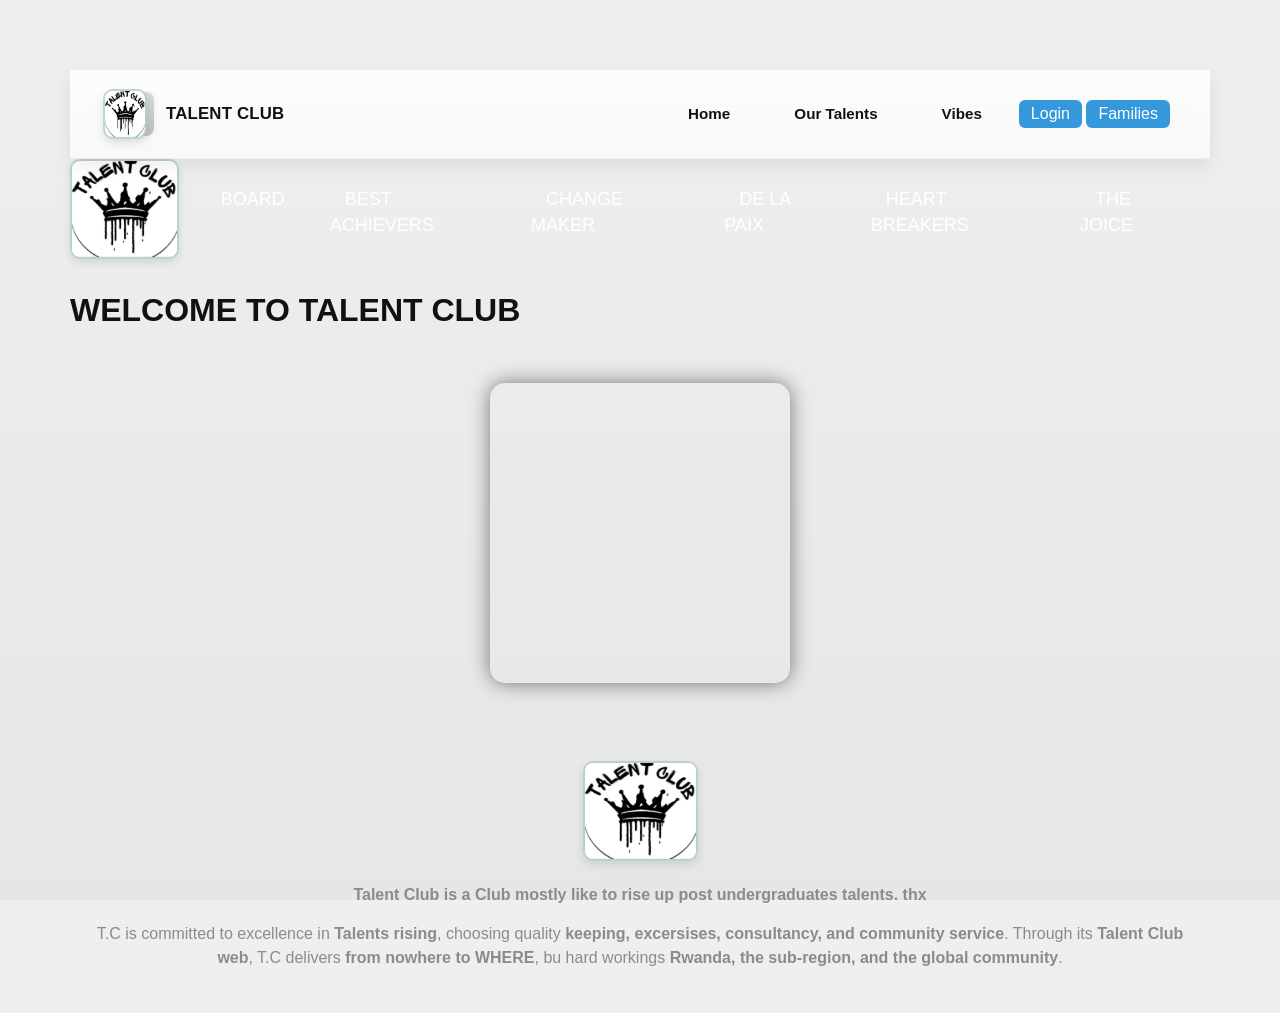
<file: index.html>
<!DOCTYPE html>
<html lang="en">
<link rel="stylesheet" type="text/css" href="style.css">

<head>
	<meta charset="utf-8">
	<meta name="viewport" content="width=device-length, initial-scale=1.0">
	<title>TALENT CLUB</title>
</head>
<body>
  <header class="site-header" role="banner">
    <div class="nav-inner">
      <a href="#" class="brand" aria-label="Homepage">
        <div class="logo" aria-hidden="true"><img src="tcb.jpg"> </div>
        <h1>TALENT CLUB</h1>
      </a>

         <button class="mobile-toggle" aria-expanded="false" aria-controls="primary-navigation" id="menuToggle" aria-label="Toggle navigation">
            <!-- simple hamburger -->
             <svg width="26" height="26" viewBox="0 0 24 24" fill="none" stroke="currentColor" stroke-width="2" aria-hidden="true">
               <path d="M3 6h18M3 12h18M3 18h18" stroke-linecap="round"></path>
             </svg>
         </button>

         <nav role="navigation" aria-label="Main navigation">
             <ul id="primary-navigation" class="nav-list">
                <li><a href="index.html">Home</a></li>
                <li><a href="our-talents.html">Our Talents</a></li>
                <li><a href="vibes.html">Vibes</a></li>

                  <div class="navbar">
                     <!-- Login menu -->
                       <div class="dropdown">
                         <button class="dropbtn">Login</button>
                           <div class="dropdown-content">
                               <a href="member.html">Member!</a>
                               <a href="join.html">JOIN US</a>
                           </div>
                        </div>

                     <!-- Families menu -->
                       <div class="dropdown">
                          <button class="dropbtn">Families</button>
                          <div class="dropdown-content">
                              <a href="best.html">Best Achiever</a>
                              <a href="change.html">Change Maker</a>
                              <a href="paix.html">De la Paix</a>
                              <a href="heart.html">Heart Breaker</a>
                              <a href="joice.html">The Joice</a>
                         </div>
                       </div>
                  </div>
             </ul>
         </nav>
    </div>
  </header>
        <div class="header-main">
                <div class="container-fluid">
                    <nav class="navbar navbar-light bg-faded navbar-expand">
                        <a href="Talent.html?redirect=0" class="navbar-brand has-logo
                            ">
                                <span class="logo">
                                    <img src="tcb.jpg" alt="UTB-Elearning">
                                </span>
                        </a>
        
                            <div class="primary-navigation">
                                <nav class="moremenu navigation">
                                    <ul id="moremenu-68c68615d0ad4-navbar-nav" role="menubar" class="nav more-nav navbar-nav">
                                                <li data-key="home" class="nav-item" role="none" data-forceintomoremenu="false">
                                                            <a role="menuitem" class="nav-link  "
                                                                href="leaders.html"
                                                                
                                                                
                                                                data-disableactive="true"
                                                                tabindex="-1"
                                                            >
                                                                BOARD
                                                            </a>
                                                </li>
                                                <li data-key="" class="nav-item" role="none" data-forceintomoremenu="false">
                                                            <a role="menuitem" class="nav-link active "
                                                                href="achievers.html"
                                                                
                                                                aria-current="true"
                                                                data-disableactive="true"
                                                                
                                                            >
                                                                BEST ACHIEVERS
                                                            </a>
                                                </li>
                                                <li data-key="" class="nav-item" role="none" data-forceintomoremenu="false">
                                                            <a role="menuitem" class="nav-link  "
                                                                href="change.html"
                                                                
                                                                
                                                                data-disableactive="true"
                                                                tabindex="-1"
                                                            >
                                                                CHANGE MAKER
                                                            </a>
                                                </li>
                                                 <li data-key="" class="nav-item" role="none" data-forceintomoremenu="false">
                                                            <a role="menuitem" class="nav-link  "
                                                                href="lapaix.html"
                                                                
                                                                
                                                                data-disableactive="true"
                                                                tabindex="-1"
                                                            >
                                                                DE LA PAIX
                                                            </a>
                                                </li>
                                                 <li data-key="" class="nav-item" role="none" data-forceintomoremenu="false">
                                                            <a role="menuitem" class="nav-link  "
                                                                href="breakers.html"
                                                                
                                                                
                                                                data-disableactive="true"
                                                                tabindex="-1"
                                                            >
                                                                HEART BREAKERS
                                                            </a>
                                                </li>
                                                 <li data-key="" class="nav-item" role="none" data-forceintomoremenu="false">
                                                            <a role="menuitem" class="nav-link  "
                                                                href="joice.html"
                                                                
                                                                
                                                                data-disableactive="true"
                                                                tabindex="-1"
                                                            >
                                                                THE JOICE
                                                            </a>
                                                </li>                
                                     </ul>
                                 </nav>
                            </div>
                       </div>
  
  <h1> <b>WELCOME TO TALENT CLUB </b></h1>
 <div class="slideshow">
    <div class="slide">
      <img src="ame.png" alt="Image 1">
      <div class="caption">AIME</div>
    </div>
    <div class="slide">
      <img src="3.jpg" alt="Image 2">
      <div class="caption">SANDOO</div>
    </div>
    <div class="slide">
      <img src="ame.png" alt="Image 3">
      <div class="caption">AIME</div>
    </div>
    <div class="slide">
      <img src="3.jpg" alt="Image 4">
      <div class="caption">SANDO</div>
    </div>
    <div class="slide">
      <img src="ame.png" alt="Image 5">
      <div class="caption">AIME</div>
    </div>
  </div>

</body>
 <footer id="page-footer" class="footer-popover footer-dark text-light">
                    <div id="footer"  class="footer-image" >
                            <div class="footer-main">
                                <div class="container-fluid">
                                    <div id="course-footer">
                                        
                                    </div>
                                    <div class="row">
                                                <div class="col-lg-3 col-md-6">
                                                    <div class="infoarea">
                                                                <div class="footer-logo">
                                                                    <a href="#"><img src="tcb.jpg" width="100" height="100" alt="Academi"></a>
                                                                </div>
                                                            <p data-start="0" data-end="91"><strong data-start="0" data-end="89">Talent Club is a Club mostly like to rise up post undergraduates talents. thx</strong></p>
<p data-start="93" data-end="461" data-is-last-node="">T.C is committed to excellence in <strong data-start="127" data-end="158">Talents rising</strong>, choosing quality <strong data-start="178" data-end="236">keeping, excersises, consultancy, and community service</strong>. Through its <strong data-start="250" data-end="273">Talent Club web</strong>, T.C delivers <strong data-start="288" data-end="349">from nowhere to WHERE</strong>, bu hard workings <strong data-start="408" data-end="460">Rwanda, the sub-region, and the global community</strong>.</p>

                    



</html>
</file>
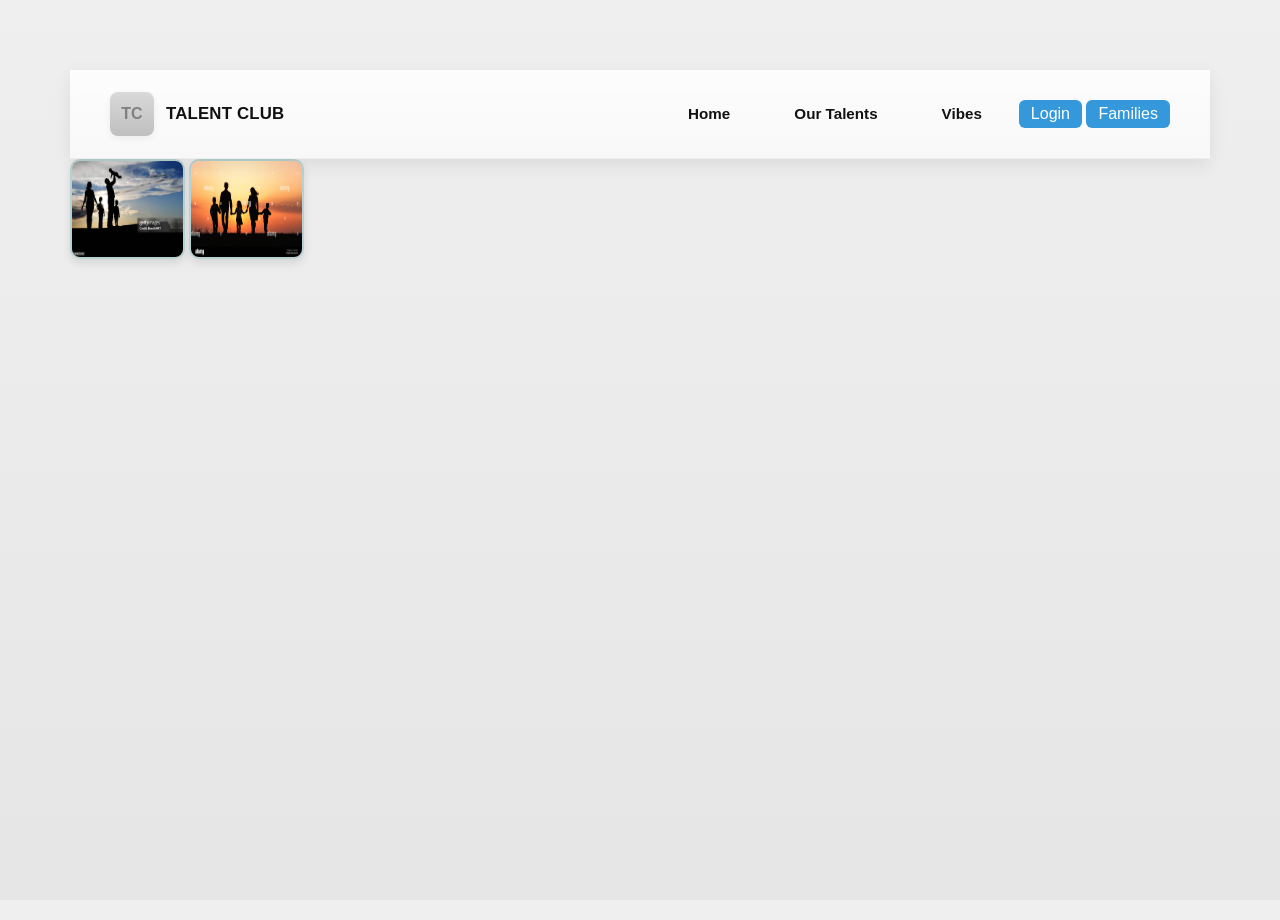
<file: families.html>
<!DOCTYPE html>
<html>
<link rel="stylesheet" type="text/css" href="style.css">
<head>
	<meta charset="utf-8">
	<meta name="viewport" content="width=device-width, initial-scale=1">
	<title>families</title>
</head>
<body>

<header class="site-header" role="banner">
    <div class="nav-inner">
      <a href="#" class="brand" aria-label="Homepage">
        <div class="logo" aria-hidden="true">TC</div>
        <h1>TALENT CLUB</h1>
      </a>

      <button class="mobile-toggle" aria-expanded="false" aria-controls="primary-navigation" id="menuToggle" aria-label="Toggle navigation">
        <!-- simple hamburger -->
        <svg width="26" height="26" viewBox="0 0 24 24" fill="none" stroke="currentColor" stroke-width="2" aria-hidden="true">
          <path d="M3 6h18M3 12h18M3 18h18" stroke-linecap="round"></path>
        </svg>
      </button>

      <nav role="navigation" aria-label="Main navigation">
        <ul id="primary-navigation" class="nav-list">
          <li><a href="index.html">Home</a></li>
          <li><a href="our-talents.html">Our Talents</a></li>
          <li><a href="vibes.html">Vibes</a></li>

          <div class="navbar">
    <!-- Login menu -->
    <div class="dropdown">
      <button class="dropbtn">Login</button>
      <div class="dropdown-content">
        <a href="member.html">Member!</a>
        <a href="join.html">JOIN US</a>
      </div>
    </div>

    <!-- Families menu -->
    <div class="dropdown">
      <button class="dropbtn">Families</button>
      <div class="dropdown-content">
        <a href="best.html">Best Achiever</a>
        <a href="change.html">Change Maker</a>
        <a href="paix.html">De la Paix</a>
        <a href="heart.html">Heart Breaker</a>
        <a href="joice.html">The Joice</a>
      </div>
    </div>
  </div>
        </ul>
      </nav>
    </div>
  </header>
  <img src="five.jpg">
  <img src="fiiv.jpg">
</body>

</html>
</file>
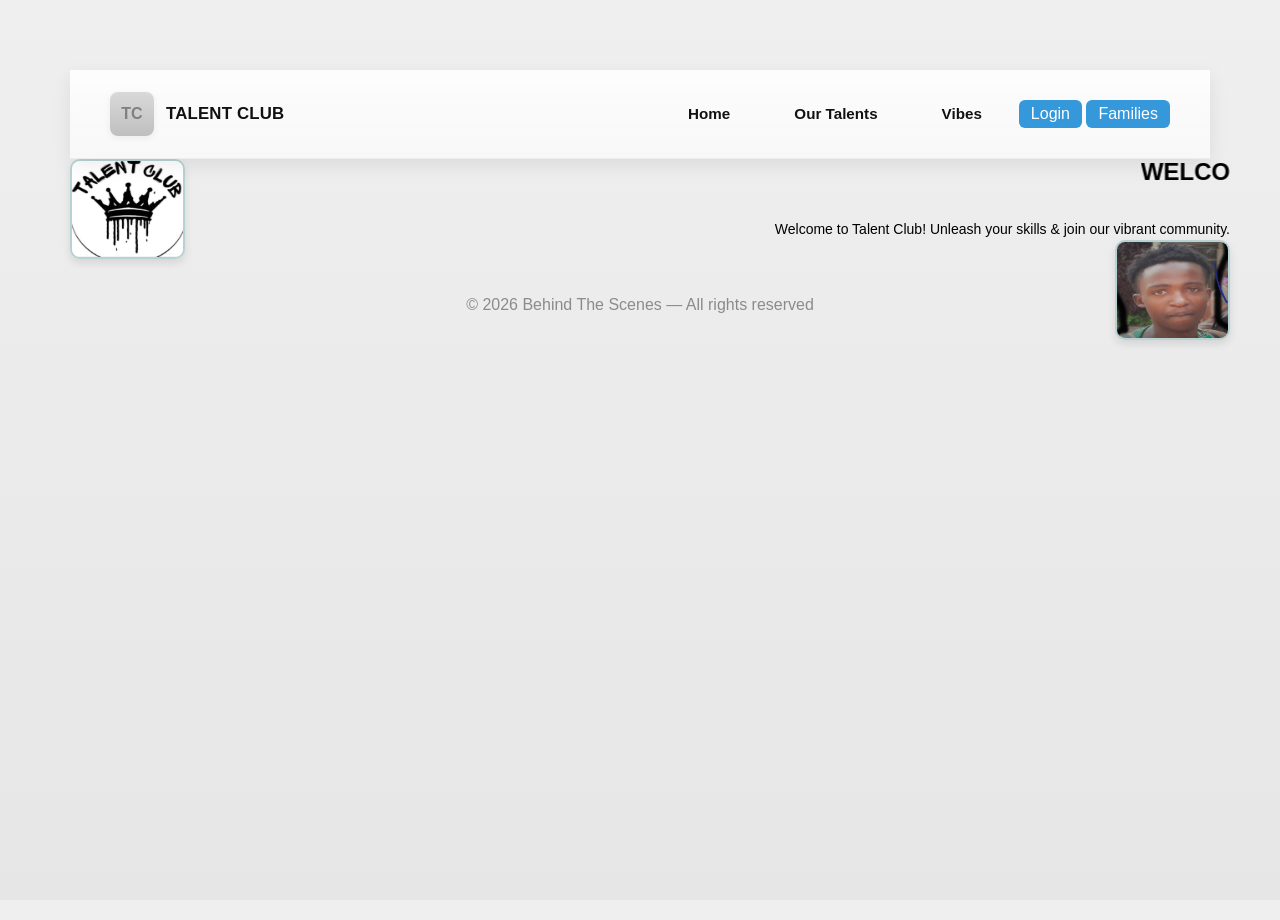
<file: index.html.HTML>
<!DOCTYPE html>
<html lang="en">
<link rel="stylesheet" type="text/css" href="style.css">
<head>
	<meta charset="utf-8">
	<meta name="viewport" content="width=device-width, initial-scale=1.0">
	<title>TALENT CLUB</title>
</head>
<body>
<header class="site-header" role="banner">
    <div class="nav-inner">
      <a href="#" class="brand" aria-label="Homepage">
        <div class="logo" aria-hidden="true">TC</div>
        <h1>TALENT CLUB</h1>
      </a>

      <button class="mobile-toggle" aria-expanded="false" aria-controls="primary-navigation" id="menuToggle" aria-label="Toggle navigation">
        <!-- simple hamburger -->
        <svg width="26" height="26" viewBox="0 0 24 24" fill="none" stroke="currentColor" stroke-width="2" aria-hidden="true">
          <path d="M3 6h18M3 12h18M3 18h18" stroke-linecap="round"></path>
        </svg>
      </button>

      <nav role="navigation" aria-label="Main navigation">
        <ul id="primary-navigation" class="nav-list">
          <li><a href="talent.html">Home</a></li>
          <li><a href="our-talents.html">Our Talents</a></li>
          <li><a href="vibes.html">Vibes</a></li>

          <div class="navbar">
    <!-- Login menu -->
    <div class="dropdown">
      <button class="dropbtn">Login</button>
      <div class="dropdown-content">
        <a href="member.html">Member!</a>
        <a href="join.html">JOIN US</a>
      </div>
    </div>

    <!-- Families menu -->
    <div class="dropdown">
      <button class="dropbtn">Families</button>
      <div class="dropdown-content">
        <a href="best.html">Best Achiever</a>
        <a href="change.html">Change Maker</a>
        <a href="paix.html">De la Paix</a>
        <a href="heart.html">Heart Breaker</a>
        <a href="joice.html">The Joice</a>
      </div>
    </div>
  </div>
        </ul>
      </nav>
    </div>
  </header>
	<div>
		<img src="tcb.jpg"alt="sample image">
	  <div class="welcome">
		<h1><marquee>                     </marquee></h1>
    <h2><b><marquee scroll amount="20">WELCOME TO TALENT CLUB</marquee></b></h2>
	    <p>Welcome to Talent Club! Unleash your skills & join our vibrant community.</p>
      <img width="30px" height="30px" src="ame.png">
	  </div>
	</div>
	 <footer>
    <div class="muted">© <span id="year"></span> Behind The Scenes — All rights reserved</div>
  </footer>

  <script>
    // Minimal JS for mobile nav toggle and dynamic year
    (function(){
      const btn = document.getElementById('menuToggle');
      const navList = document.getElementById('primary-navigation');
      btn.addEventListener('click', () => {
        const showing = navList.classList.toggle('show');
        btn.setAttribute('aria-expanded', showing ? 'true' : 'false');
      });

      // close menu when clicking outside on mobile
      document.addEventListener('click', (e) => {
        if (window.innerWidth <= 820){
          if (!navList.contains(e.target) && !btn.contains(e.target) && navList.classList.contains('show')){
            navList.classList.remove('show');
            btn.setAttribute('aria-expanded','false');
          }
        }
      });

      // Set year
      document.getElementById('year').textContent = new Date().getFullYear();
    })();
  </script>
</body>
</html>
</file>
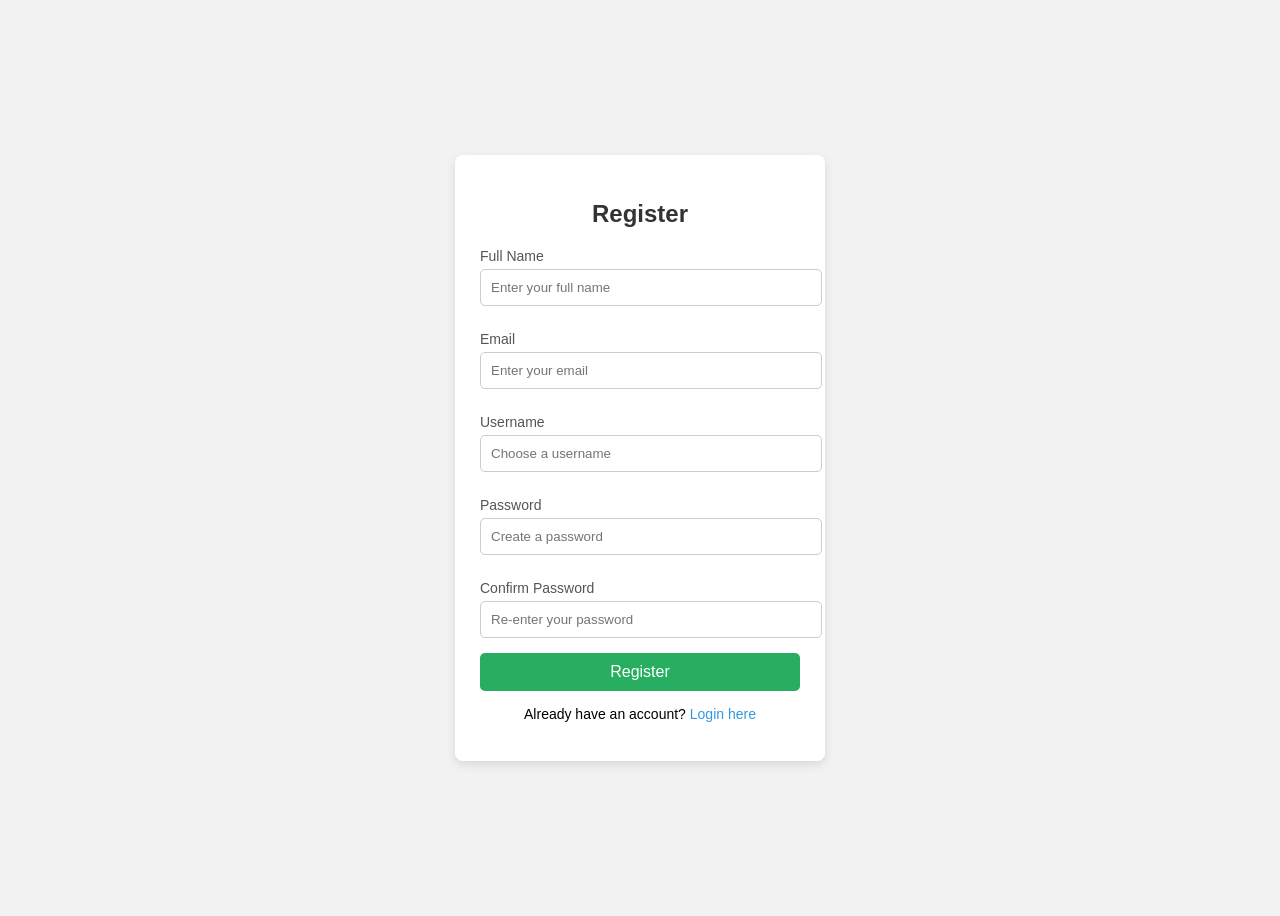
<file: join.html>
<!DOCTYPE html>
<html lang="en">
<head>
  <meta charset="UTF-8">
  <meta name="viewport" content="width=device-width, initial-scale=1.0">
  <title>Register Form</title>
  <style>
    body {
      font-family: Arial, sans-serif;
      background-color: #f2f2f2;
      display: flex;
      justify-content: center;
      align-items: center;
      height: 100vh;
    }

    .register-box {
      background: #fff;
      padding: 25px;
      border-radius: 8px;
      box-shadow: 0 4px 10px rgba(0,0,0,0.1);
      width: 320px;
    }

    .register-box h2 {
      text-align: center;
      margin-bottom: 20px;
      color: #333;
    }

    .register-box label {
      display: block;
      margin: 10px 0 5px;
      font-size: 14px;
      color: #555;
    }

    .register-box input[type="text"],
    .register-box input[type="email"],
    .register-box input[type="password"] {
      width: 100%;
      padding: 10px;
      margin-bottom: 15px;
      border: 1px solid #ccc;
      border-radius: 5px;
    }

    .register-box input[type="submit"] {
      width: 100%;
      padding: 10px;
      border: none;
      background: #27ae60;
      color: white;
      font-size: 16px;
      border-radius: 5px;
      cursor: pointer;
    }

    .register-box input[type="submit"]:hover {
      background: #1e8449;
    }

    .register-box p {
      text-align: center;
      font-size: 14px;
      margin-top: 15px;
    }

    .register-box a {
      color: #3498db;
      text-decoration: none;
    }

    .register-box a:hover {
      text-decoration: underline;
    }
  </style>
</head>
<body>

  <div class="register-box">
    <h2>Register</h2>
    <form action="welcome.html" method="post">
      <label for="fullname">Full Name</label>
      <input type="text" id="fullname" name="fullname" placeholder="Enter your full name" required>

      <label for="email">Email</label>
      <input type="email" id="email" name="email" placeholder="Enter your email" required>

      <label for="username">Username</label>
      <input type="text" id="username" name="username" placeholder="Choose a username" required>

      <label for="password">Password</label>
      <input type="password" id="password" name="password" placeholder="Create a password" required>

      <label for="confirm">Confirm Password</label>
      <input type="password" id="confirm" name="confirm" placeholder="Re-enter your password" required>

      <input type="submit" value="Register">
    </form>
    <p>Already have an account? <a href="login.html">Login here</a></p>
  </div>

</body>
</html>
</file>
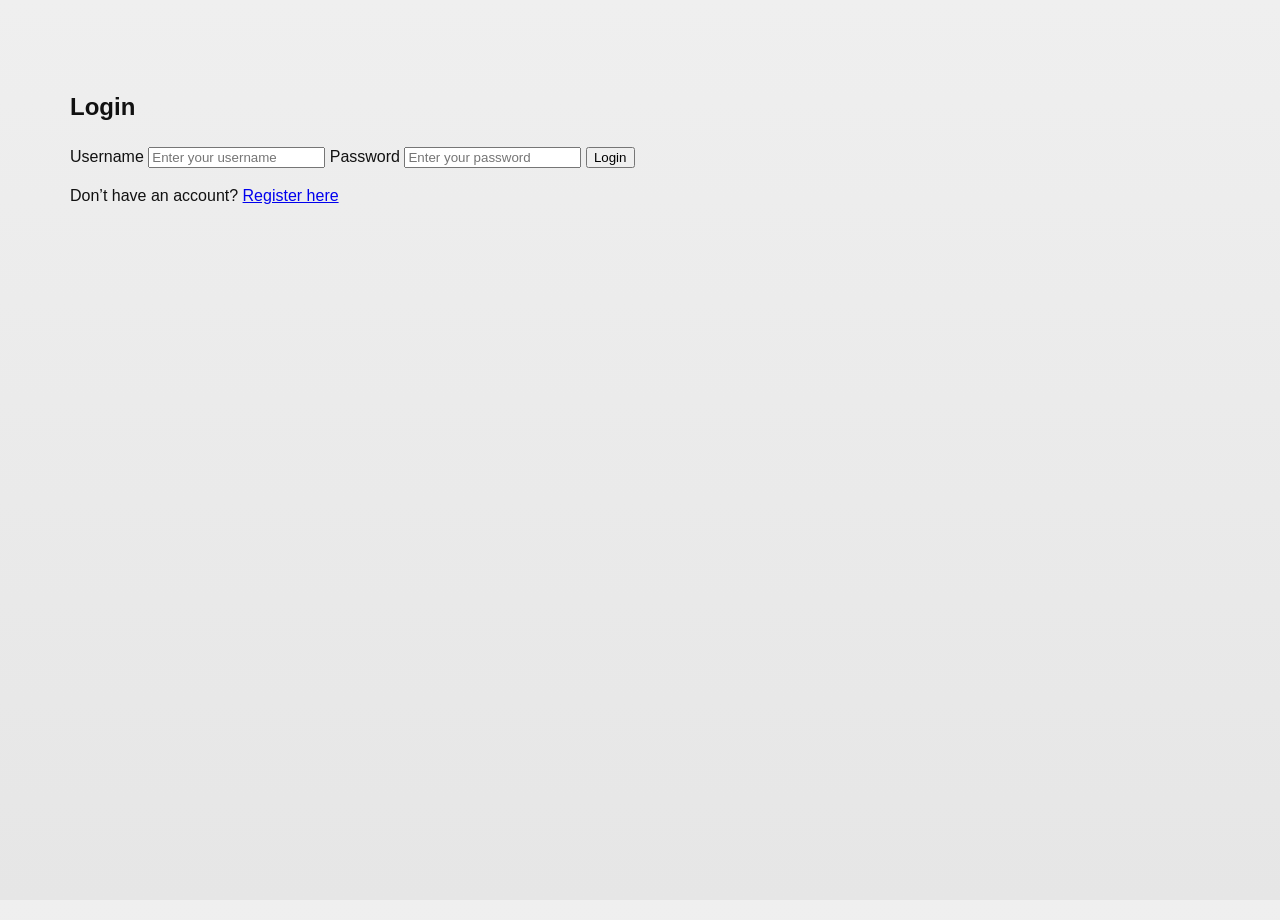
<file: member.html>
<!DOCTYPE html>
 <html>
 <link rel="stylesheet" type="text/css" href="style.css">
 <head>
   <meta charset="utf-8">
   <meta name="viewport" content="width=device-width, initial-scale=1">
   <title>member</title>
 </head>
 <body>
  <div class="login-box">
    <h2>Login</h2>
    <form action="talent.html" method="get">
      <label for="username">Username</label>
      <input type="text" id="username" name="username" placeholder="Enter your username" required>

      <label for="password">Password</label>
      <input type="password" id="password" name="password" placeholder="Enter your password" required>

      <input type="submit" value="Login">
    </form>
    <p>Don’t have an account? <a href="join.html">Register here</a></p>
  </div>
 
 </body>
 </html>
</file>
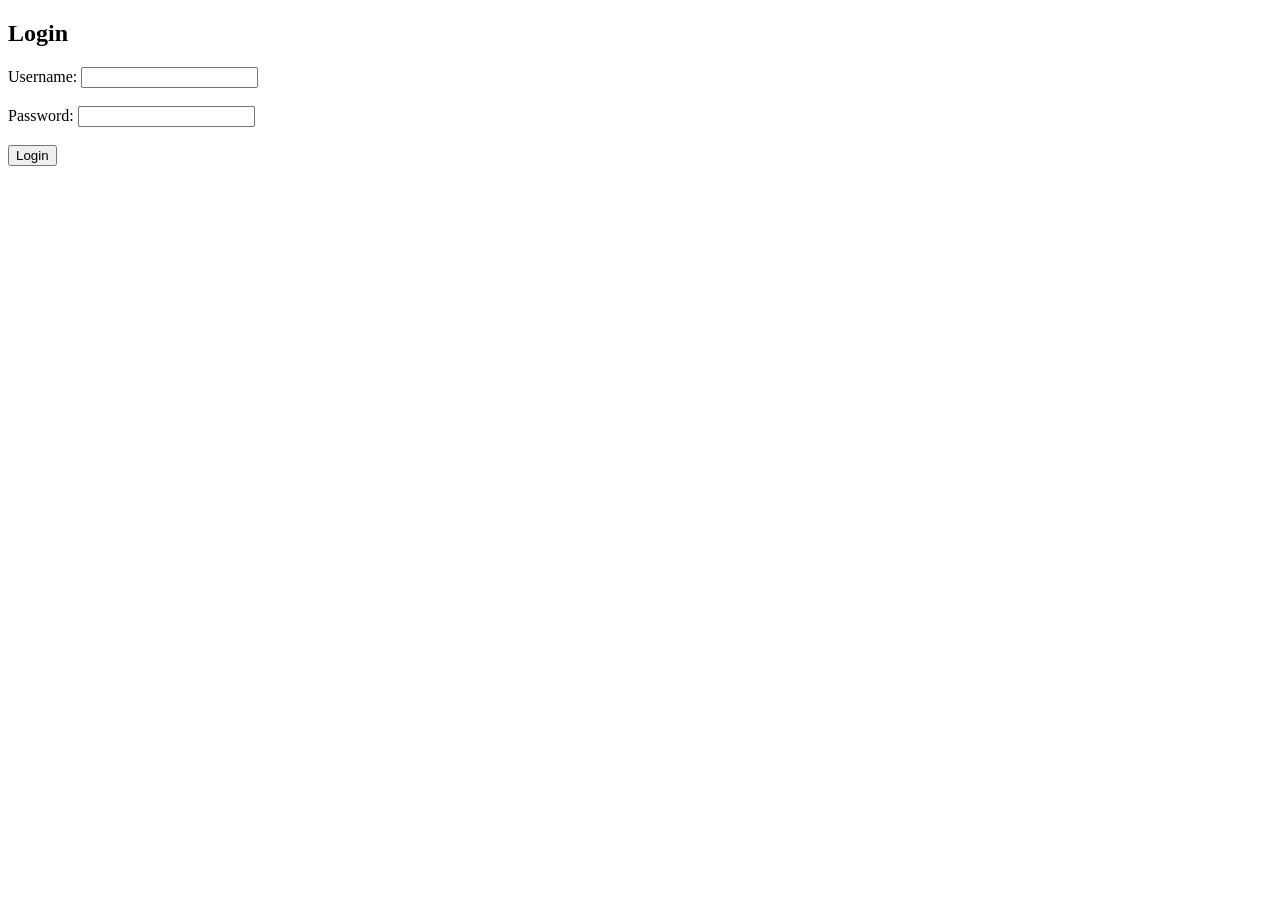
<file: next.html>
<!DOCTYPE html>
<html>
<head>
  <title>Login Page</title>
</head>
<body>
  <h2>Login</h2>
  <form action="home.html" method="get">
    <label>Username:</label>
    <input type="text" name="username" required><br><br>
    
    <label>Password:</label>
    <input type="password" name="password" required><br><br>
    
    <input type="submit" value="Login">
  </form>
</body>
</html>
</file>
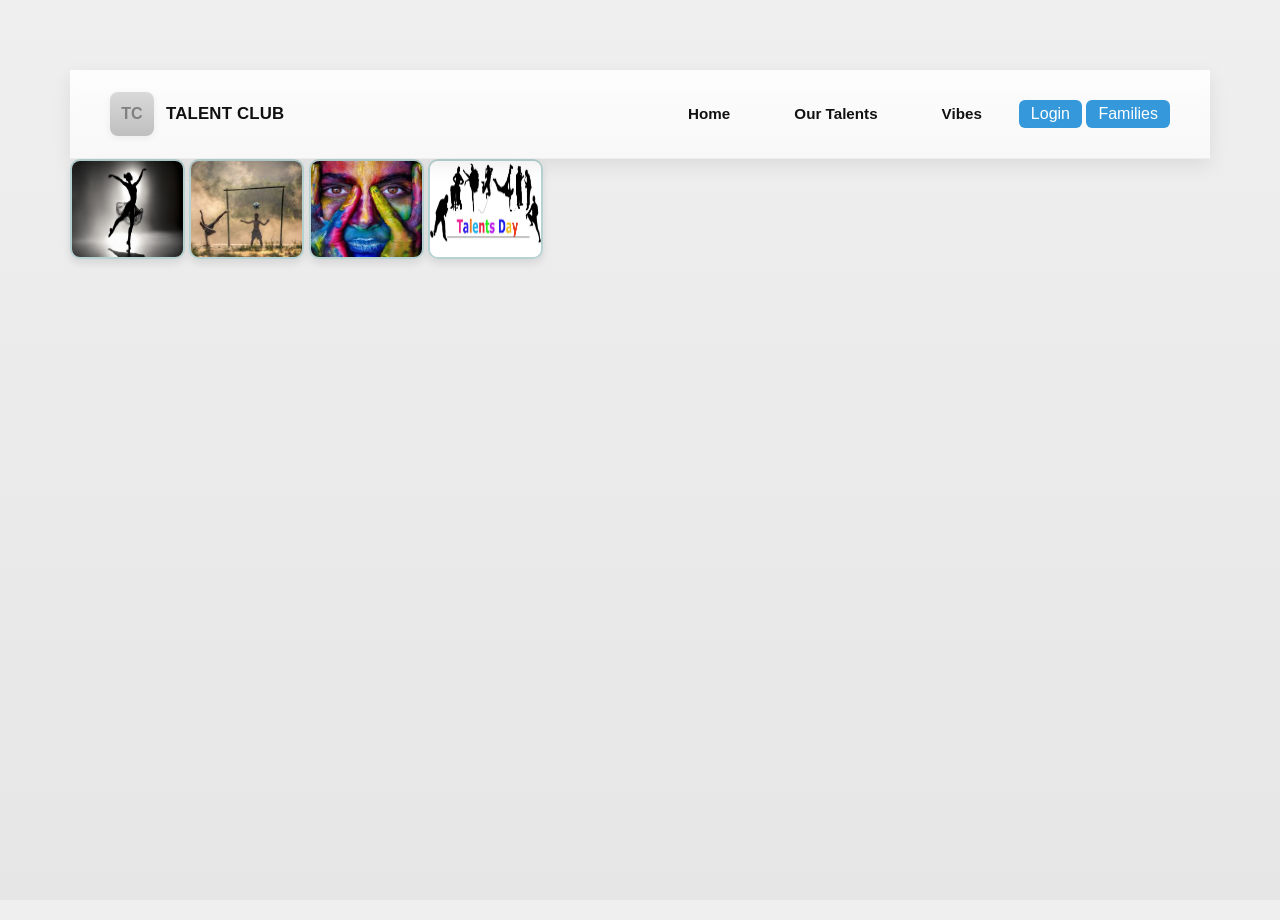
<file: our-talents.html>
<!DOCTYPE html>
<html>
<link rel="stylesheet" type="text/css" href="style.css">
<head>
	<meta charset="utf-8">
	<meta name="viewport" content="width=device-width, initial-scale=1">
	<title>talents</title>
</head>
<body>
  <header class="site-header" role="banner">
    <div class="nav-inner">
      <a href="#" class="brand" aria-label="Homepage">
        <div class="logo" aria-hidden="true">TC</div>
        <h1>TALENT CLUB</h1>
      </a>

      <button class="mobile-toggle" aria-expanded="false" aria-controls="primary-navigation" id="menuToggle" aria-label="Toggle navigation">
        <!-- simple hamburger -->
        <svg width="26" height="26" viewBox="0 0 24 24" fill="none" stroke="currentColor" stroke-width="2" aria-hidden="true">
          <path d="M3 6h18M3 12h18M3 18h18" stroke-linecap="round"></path>
        </svg>
      </button>

      <nav role="navigation" aria-label="Main navigation">
        <ul id="primary-navigation" class="nav-list">
          <li><a href="index.html">Home</a></li>
          <li><a href="our-talents.html">Our Talents</a></li>
          <li><a href="vibes.html">Vibes</a></li>

          <div class="navbar">
    <!-- Login menu -->
    <div class="dropdown">
      <button class="dropbtn">Login</button>
      <div class="dropdown-content">
        <a href="student-login.html">Member!</a>
        <a href="teacher-login.html">JOIN US</a>
      </div>
    </div>

    <!-- Families menu -->
    <div class="dropdown">
      <button class="dropbtn">Families</button>
      <div class="dropdown-content">
        <a href="best.html">Best Achiever</a>
        <a href="change.html">Change Maker</a>
        <a href="paix.html">De la Paix</a>
        <a href="heart.html">Heart Breaker</a>
        <a href="joice.html">The Joice</a>
      </div>
    </div>
  </div>
        </ul>
      </nav>
    </div>
  </header>

  <div>
	  <img src="danc.jpeg"alt="sample image">
      <img src="foot.jpg"alt="sample image">
      <img src="art.jpg"alt="sample image">
      <img src="ttaa.jpg"alt="sample image">
	</div>
</body>

</html>
</file>
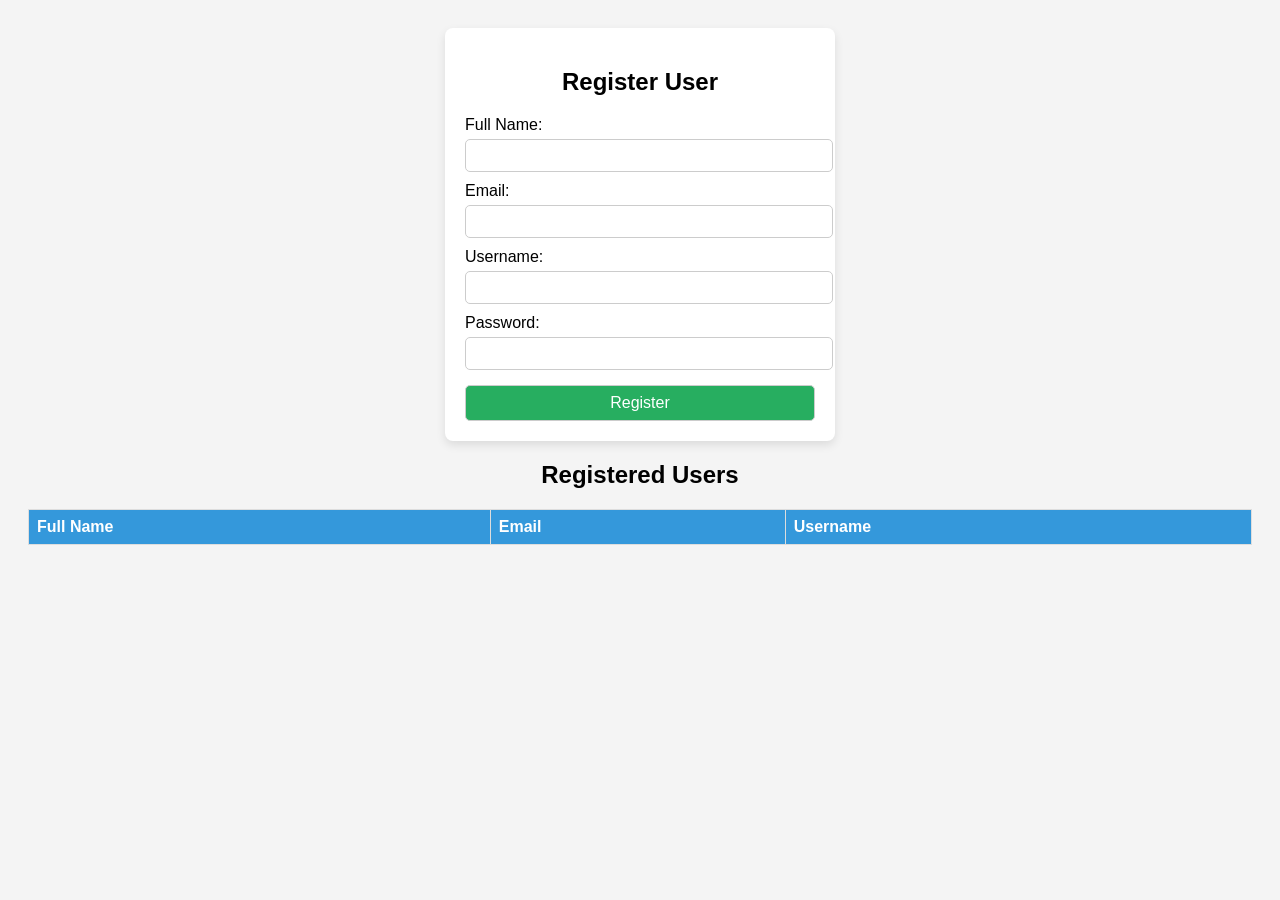
<file: store.html>
<!DOCTYPE html>
<html lang="en">
<head>
  <meta charset="UTF-8">
  <meta name="viewport" content="width=device-width, initial-scale=1.0">
  <title>User Registration</title>
  <style>
    body {
      font-family: Arial, sans-serif;
      background: #f4f4f4;
      padding: 20px;
    }
    .form-box {
      background: #fff;
      padding: 20px;
      border-radius: 8px;
      box-shadow: 0 4px 10px rgba(0,0,0,0.1);
      max-width: 350px;
      margin: auto;
    }
    h2 { text-align: center; }
    label { display: block; margin-top: 10px; }
    input {
      width: 100%;
      padding: 8px;
      margin-top: 5px;
      border: 1px solid #ccc;
      border-radius: 5px;
    }
    input[type="submit"] {
      background: #27ae60;
      color: white;
      margin-top: 15px;
      cursor: pointer;
      font-size: 16px;
    }
    input[type="submit"]:hover {
      background: #1e8449;
    }
    table {
      width: 100%;
      border-collapse: collapse;
      margin-top: 20px;
    }
    th, td {
      border: 1px solid #ddd;
      padding: 8px;
      text-align: left;
    }
    th { background: #3498db; color: white; }
  </style>
</head>
<body>

  <div class="form-box">
    <h2>Register User</h2>
    <form id="registerForm">
      <label>Full Name:</label>
      <input type="text" id="fullname" required>
      
      <label>Email:</label>
      <input type="email" id="email" required>
      
      <label>Username:</label>
      <input type="text" id="username" required>
      
      <label>Password:</label>
      <input type="password" id="password" required>
      
      <input type="submit" value="Register">
    </form>
  </div>

  <h2>Registered Users</h2>
  <table id="userTable">
    <tr>
      <th>Full Name</th>
      <th>Email</th>
      <th>Username</th>
    </tr>
  </table>

  <script>
    // Load users from localStorage
    function loadUsers() {
      let users = JSON.parse(localStorage.getItem("users")) || [];
      let table = document.getElementById("userTable");

      // Clear table except header
      table.innerHTML = `
        <tr>
          <th>Full Name</th>
          <th>Email</th>
          <th>Username</th>
        </tr>
      `;

      users.forEach(user => {
        let row = table.insertRow();
        row.insertCell(0).innerText = user.fullname;
        row.insertCell(1).innerText = user.email;
        row.insertCell(2).innerText = user.username;
      });
    }

    // Handle registration
    document.getElementById("registerForm").addEventListener("submit", function(e) {
      e.preventDefault();
      let fullname = document.getElementById("fullname").value;
      let email = document.getElementById("email").value;
      let username = document.getElementById("username").value;
      let password = document.getElementById("password").value;

      let users = JSON.parse(localStorage.getItem("users")) || [];
      users.push({ fullname, email, username, password });
      localStorage.setItem("users", JSON.stringify(users));

      alert("User Registered Successfully!");
      document.getElementById("registerForm").reset();
      loadUsers();
    });

    // Load users when page starts
    loadUsers();
  </script>

</body>
</html>
</file>
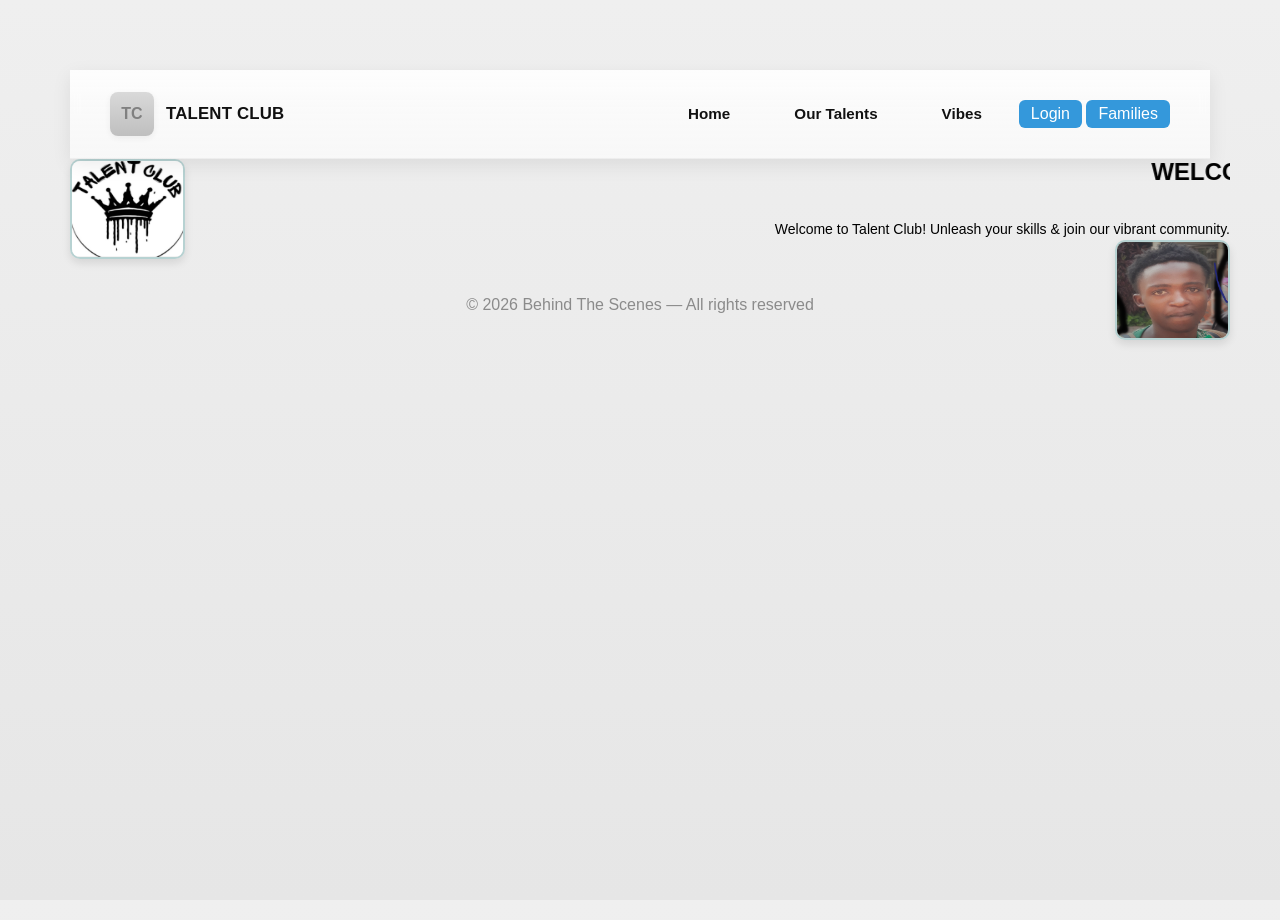
<file: Talent.html>
<!DOCTYPE html>
<html lang="en">
<link rel="stylesheet" type="text/css" href="style.css">
<head>
	<meta charset="utf-8">
	<meta name="viewport" content="width=device-width, initial-scale=1.0">
	<title>TALENT CLUB</title>
</head>
<body>
<header class="site-header" role="banner">
    <div class="nav-inner">
      <a href="#" class="brand" aria-label="Homepage">
        <div class="logo" aria-hidden="true">TC</div>
        <h1>TALENT CLUB</h1>
      </a>

      <button class="mobile-toggle" aria-expanded="false" aria-controls="primary-navigation" id="menuToggle" aria-label="Toggle navigation">
        <!-- simple hamburger -->
        <svg width="26" height="26" viewBox="0 0 24 24" fill="none" stroke="currentColor" stroke-width="2" aria-hidden="true">
          <path d="M3 6h18M3 12h18M3 18h18" stroke-linecap="round"></path>
        </svg>
      </button>

      <nav role="navigation" aria-label="Main navigation">
        <ul id="primary-navigation" class="nav-list">
          <li><a href="index.html">Home</a></li>
          <li><a href="our-talents.html">Our Talents</a></li>
          <li><a href="vibes.html">Vibes</a></li>

          <div class="navbar">
    <!-- Login menu -->
    <div class="dropdown">
      <button class="dropbtn">Login</button>
      <div class="dropdown-content">
        <a href="member.html">Member!</a>
        <a href="join.html">JOIN US</a>
      </div>
    </div>

    <!-- Families menu -->
    <div class="dropdown">
      <button class="dropbtn">Families</button>
      <div class="dropdown-content">
        <a href="best.html">Best Achiever</a>
        <a href="change.html">Change Maker</a>
        <a href="paix.html">De la Paix</a>
        <a href="heart.html">Heart Breaker</a>
        <a href="joice.html">The Joice</a>
      </div>
    </div>
  </div>
        </ul>
      </nav>
    </div>
  </header>
	<div>
		<img src="tcb.jpg"alt="sample image">
	  <div class="welcome">
		<h1><marquee>                     </marquee></h1>
    <h2><b><marquee scroll amount="20">WELCOME TO TALENT CLUB</marquee></b></h2>
	    <p>Welcome to Talent Club! Unleash your skills & join our vibrant community.</p>
      <img width="30px" height="30px" src="ame.png">
	  </div>
	</div>
	 <footer>
    <div class="muted">© <span id="year"></span> Behind The Scenes — All rights reserved</div>
  </footer>

  <script>
    // Minimal JS for mobile nav toggle and dynamic year
    (function(){
      const btn = document.getElementById('menuToggle');
      const navList = document.getElementById('primary-navigation');
      btn.addEventListener('click', () => {
        const showing = navList.classList.toggle('show');
        btn.setAttribute('aria-expanded', showing ? 'true' : 'false');
      });

      // close menu when clicking outside on mobile
      document.addEventListener('click', (e) => {
        if (window.innerWidth <= 820){
          if (!navList.contains(e.target) && !btn.contains(e.target) && navList.classList.contains('show')){
            navList.classList.remove('show');
            btn.setAttribute('aria-expanded','false');
          }
        }
      });

      // Set year
      document.getElementById('year').textContent = new Date().getFullYear();
    })();
  </script>
</body>
</html>
</file>
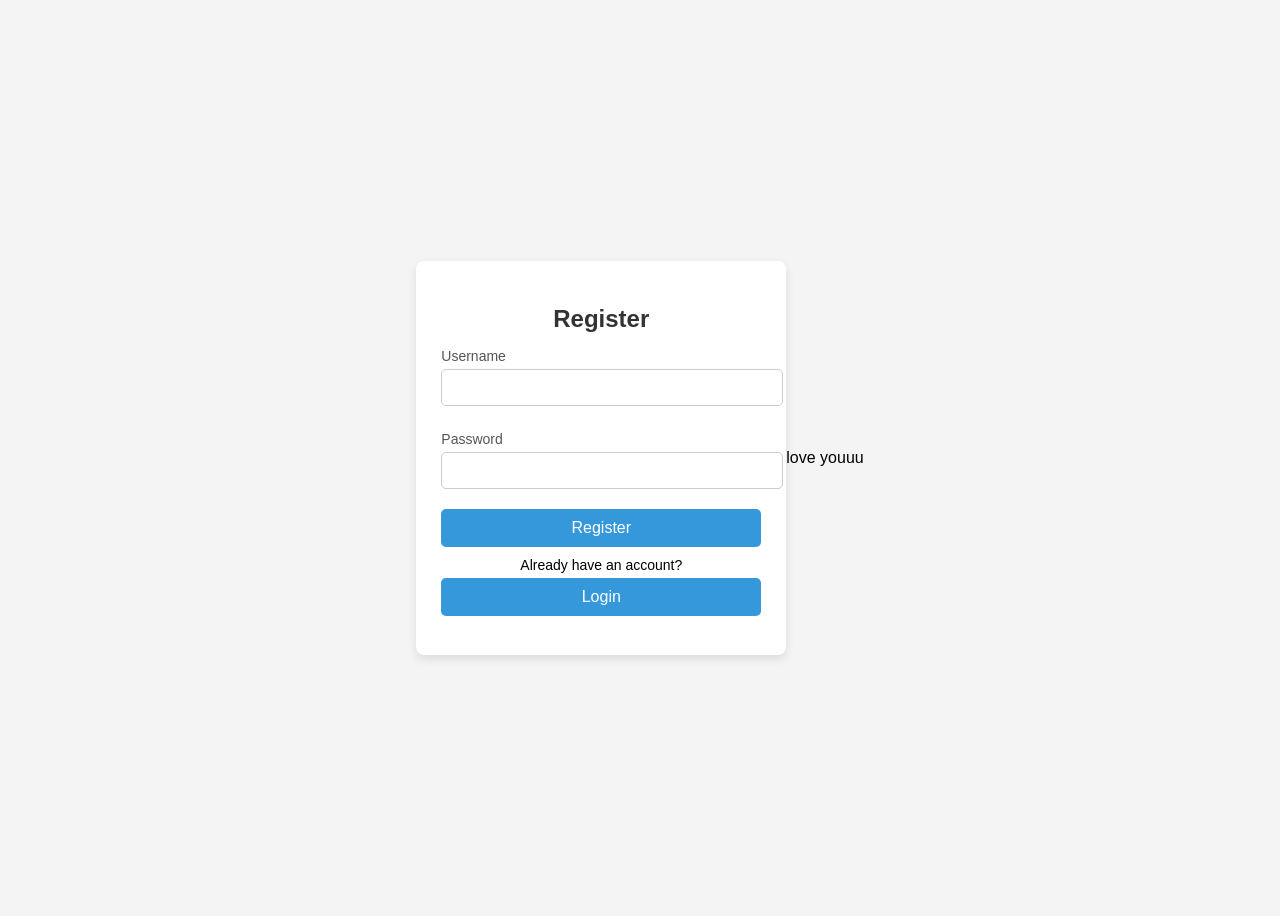
<file: talent2.html>
<!DOCTYPE html>
<html lang="en">
<head>
  <meta charset="UTF-8">
  <meta name="viewport" content="width=device-width, initial-scale=1.0">
  <title>Register & Login</title>
  <style>
    body {
      font-family: Arial, sans-serif;
      background: #f4f4f4;
      display: flex;
      justify-content: center;
      align-items: center;
      height: 100vh;
    }
    .container {
      background: #fff;
      padding: 25px;
      border-radius: 8px;
      box-shadow: 0 4px 10px rgba(0,0,0,0.1);
      width: 320px;
    }
    h2 {
      text-align: center;
      margin-bottom: 15px;
      color: #333;
    }
    label {
      display: block;
      margin: 10px 0 5px;
      font-size: 14px;
      color: #555;
    }
    input[type="text"], input[type="email"], input[type="password"] {
      width: 100%;
      padding: 10px;
      margin-bottom: 15px;
      border: 1px solid #ccc;
      border-radius: 5px;
    }
    input[type="submit"], button {
      width: 100%;
      padding: 10px;
      border: none;
      background: #3498db;
      color: white;
      font-size: 16px;
      border-radius: 5px;
      cursor: pointer;
      margin-top: 5px;
    }
    input[type="submit"]:hover, button:hover {
      background: #2980b9;
    }
    p {
      text-align: center;
      font-size: 14px;
      margin-top: 10px;
    }
    #welcome {
      display: none;
      text-align: center;
    }
  </style>
</head>
<body>

  <div class="container" id="register-box">
    <h2>Register</h2>
    <form id="registerForm">
      <label>Username</label>
      <input type="text" id="regUsername" required>
      
      <label>Password</label>
      <input type="password" id="regPassword" required>
      
      <input type="submit" value="Register">
    </form>
    <p>Already have an account? <button onclick="showLogin()">Login</button></p>
  </div>

  <div class="container" id="login-box" style="display:none;">
    <h2>Login</h2>
    <form id="loginForm">
      <label>Username</label>
      <input type="text" id="loginUsername" required>
      
      <label>Password</label>
      <input type="password" id="loginPassword" required>
      
      <input type="submit" value="Login">
    </form>
    <p>Don’t have an account? <button onclick="showRegister()">Register</button></p>
  </div>

  <div class="container" id="welcome">
    <h2>Welcome!</h2>
    <p id="welcomeMsg"></p>
    <button onclick="logout()">Logout</button>
  </div>

  <script>
    // Show login form
    function showLogin() {
      document.getElementById("register-box").style.display = "none";
      document.getElementById("login-box").style.display = "block";
    }

    // Show register form
    function showRegister() {
      document.getElementById("login-box").style.display = "none";
      document.getElementById("register-box").style.display = "block";
    }

    // Register user
    document.getElementById("registerForm").addEventListener("submit", function(e) {
      e.preventDefault();
      let username = document.getElementById("regUsername").value;
      let password = document.getElementById("regPassword").value;
      
      localStorage.setItem("username", username);
      localStorage.setItem("password", password);
      
      alert("Registered successfully! You can now login.");
      showLogin();
    });

    // Login user
    document.getElementById("loginForm").addEventListener("submit", function(e) {
      e.preventDefault();
      let username = document.getElementById("loginUsername").value;
      let password = document.getElementById("loginPassword").value;
      
      let storedUser = localStorage.getItem("username");
      let storedPass = localStorage.getItem("password");
      
      if(username === storedUser && password === storedPass) {
        document.getElementById("login-box").style.display = "none";
        document.getElementById("welcome").style.display = "block";
        document.getElementById("welcomeMsg").innerText = "Hello, " + username + "!";
      } else {
        alert("Invalid username or password!");
      }
    });

    // Logout
    function logout() {
      document.getElementById("welcome").style.display = "none";
      showLogin();
    }
  </script>
love youuu

</body>
</html>
</file>
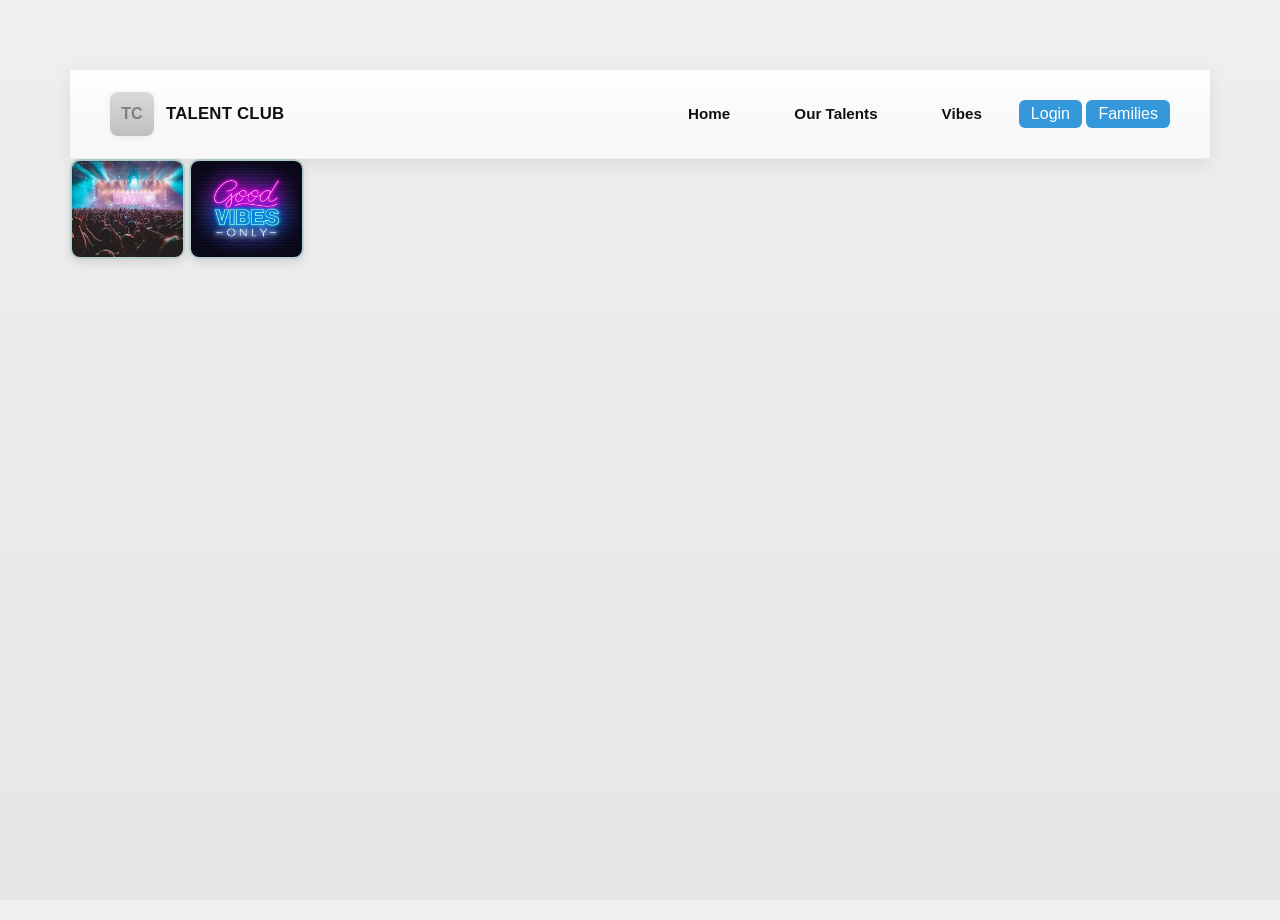
<file: vibes.html>
<!DOCTYPE html>
<html>
<link rel="stylesheet" type="text/css" href="style.css">
<head>
	<meta charset="utf-8">
	<meta name="viewport" content="width=device-width, initial-scale=1">
	<title>vibes</title>
</head>
<body>
	<header class="site-header" role="banner">
    <div class="nav-inner">
      <a href="#" class="brand" aria-label="Homepage">
        <div class="logo" aria-hidden="true">TC</div>
        <h1>TALENT CLUB</h1>
      </a>

      <button class="mobile-toggle" aria-expanded="false" aria-controls="primary-navigation" id="menuToggle" aria-label="Toggle navigation">
        <!-- simple hamburger -->
        <svg width="26" height="26" viewBox="0 0 24 24" fill="none" stroke="currentColor" stroke-width="2" aria-hidden="true">
          <path d="M3 6h18M3 12h18M3 18h18" stroke-linecap="round"></path>
        </svg>
      </button>

      <nav role="navigation" aria-label="Main navigation">
        <ul id="primary-navigation" class="nav-list">
          <li><a href="index.html">Home</a></li>
          <li><a href="our-talents.html">Our Talents</a></li>
          <li><a href="vibes.html">Vibes</a></li>

          <div class="navbar">
    <!-- Login menu -->
    <div class="dropdown">
      <button class="dropbtn">Login</button>
      <div class="dropdown-content">
        <a href="member.html">Member!</a>
        <a href="join.html">JOIN US</a>
      </div>
    </div>

    <!-- Families menu -->
    <div class="dropdown">
      <button class="dropbtn">Families</button>
      <div class="dropdown-content">
        <a href="best.html">Best Achiever</a>
        <a href="change.html">Change Maker</a>
        <a href="paix.html">De la Paix</a>
        <a href="heart.html">Heart Breaker</a>
        <a href="joice.html">The Joice</a>
      </div>
    </div>
  </div>
        </ul>
      </nav>
    </div>
  </header>
  <img src="vibed.jpg">
  <img src="vibb.jpg">

</body>

</html>
</file>
<file: style.css>
<style>
       *{
       	align-content: center;
       }
        
     header {
       background-color: darkred;
       padding: 10px;
     }
     .header img {
      height: 40px;
      width: 40px;
     }
     nav ul {
       list-style-type: none;
       margin: 0;
       padding: 0;
       display: flex;
     }
     nav li {
       margin: 0 15px;
     }
     nav li a {
       color: white;
       text-decoration: none;
       font-size: 18px;
       font-family: sans-serif;
       padding: 10px 15px;
       transition: background-color 0.3s;
     }
     .nav li a:hoover {
       background-color: darkgray;
       border-radius: 5px;
     }
     body img {
       max-width: 100%;
       height: 100px;
       width: 115px;
       border: 2px solid #accc;
       border-radius: 10px;
       box-shadow: 0 4px 8px rgba(0, 0, 0, 0.1);
     }
     .welcome-text {
       position: absolute;
       top: 20%;
       left: 70%;
       transform: translate(-50%, -50%);
       color: blue;
       font-size: 36px;
       font-weight: bold;
       text-shadow: 2px 2px 4px rgba(0, 0, 0, 0.7);
       animation: textAnimation 3s ease-in-out infinite;
     }
     .@keyframes textAnimation {
       0% { opacity: 0; }
       50%{ opacity: 1; }
       100%{ opacity: 0; }
     }
     .body {
            background-image: url('image.jpg');
            background-color: darkred;
            background-size: cover; /* Adjusts image to cover the entire background */
            background-position: center; /* Centers the image */
            background-repeat: no-repeat; /* Prevents image from repeating */
        }
        .welcome{
              position: absolute;
              top: 100px;
              right: 50px;
              text-align: right;
              color: black;
        }
        .welcome h1 {
              margin: 0;
              font-size: 24px;
        }
        .welcome p {
              margin: 5px 0 0;
              font-size: 14px;
        }


    :root{
      --bg:#f2f2f2;
      --panel:#ffffff;
      --muted:#8b8b8b;
      --accent:#111; /* change to color if you want accent */
      --glass: rgba(255,255,255,0.6);
      --shadow: 0 6px 18px rgba(0,0,0,0.08);
      font-family: Inter, system-ui, -apple-system, "Segoe UI", Roboto, "Helvetica Neue", Arial;
    }

    *{box-sizing:border-box}
    html,body{height:100%}
    body{
      margin:0;
      background:
        linear-gradient(180deg, #efefef 0%, #e6e6e6 100%);
      color:var(--accent);
      -webkit-font-smoothing:antialiased;
      -moz-osx-font-smoothing:grayscale;
      line-height:1.45;
    }

    /* Header / nav */
    .site-header{
      position:sticky;
      top:0;
      z-index:40;
      background: linear-gradient(180deg, rgba(255,255,255,0.85), rgba(250,250,250,0.8));
      backdrop-filter: blur(6px);
      border-bottom: 1px solid rgba(0,0,0,0.06);
      box-shadow: var(--shadow);
    }

    .nav-inner{
      max-width:1100px;
      margin:0 auto;
      padding:12px 20px;
      display:flex;
      align-items:center;
      gap: 18px;
    }

    .brand{
      display:flex;
      align-items:center;
      gap:12px;
      text-decoration:none;
      color:var(--accent);
    }

    .brand .logo{
      width:44px;
      height:44px;
      border-radius:8px;
      background: linear-gradient(180deg,#d9d9d9,#bfbfbf);
      display:flex;
      align-items:center;
      justify-content:center;
      font-weight:700;
      color:gray;
      box-shadow: 0 2px 6px rgba(0,0,0,0.06);
    }

    .brand h1{
      font-size:1.05rem;
      margin:0;
      letter-spacing:0.2px;
    }

    nav{
      margin-left:auto;
      display:flex;
      align-items:center;
      gap:12px;
    }

    .nav-list{
      list-style:none;
      margin:0;
      padding:0;
      display:flex;
      gap:10px;
      align-items:center;
    }

    .nav-list a{
      text-decoration:none;
      padding:8px 12px;
      color:var(--accent);
      border-radius:8px;
      font-weight:600;
      font-size:0.95rem;
      transition: background .16s, color .16s, transform .08s;
    }

    .nav-list a:hover,
    .nav-list a:focus{
      background:linear-gradient(180deg,#efefef,#e6e6e6);
      transform:translateY(-1px);
      outline:none;
    }

    .cta {
      background: gray;
      color: #fff;
      padding:8px 14px;
      border-radius:10px;
      font-weight:700;
      box-shadow: 0 4px 12px rgba(0,0,0,0.08);
    }

    /* Mobile */
    .mobile-toggle{
      display:none;
      margin-left:auto;
      background:transparent;
      border:0;
      padding:8px;
      cursor:pointer;
    }

    .mobile-toggle:focus{outline:2px solid rgba(0,0,0,0.12)}

    @media (max-width:820px){
      .nav-list{ display:none; position:absolute; right:16px; top:68px; flex-direction:column; width:220px; padding:10px; background:var(--panel); border-radius:12px; box-shadow:0 10px 30px rgba(0,0,0,0.08); }
      .nav-list.show{ display:flex; }
      .mobile-toggle{ display:inline-flex; }
      .brand h1{ font-size:0.95rem }
    }

    /* page content */
    .hero{
      max-width:1100px;
      margin:28px auto;
      padding:28px 20px;
      display:grid;
      grid-template-columns: 1fr 360px;
      gap:24px;
      align-items:start;
    }

    .card{
      background:var(--panel);
      border-radius:14px;
      padding:18px;
      box-shadow: var(--shadow);
    }

    .muted { color: var(--muted) }
    footer{ text-align:center; padding:28px 20px; color:var(--muted);  bottom: 5px; width: 100%;  }
    @media (max-width:920px){
      .hero{ grid-template-columns: 1fr; padding:18px 14px }
    }
     body {
      font-family: Arial, sans-serif;
      padding: 50px;
    }

    /* Dropdown container */
    .dropdown {
      position: relative;
      display: inline-block;
    }

    /* Login link */
    .dropbtn {
      background-color: #3498db;
      color: white;
      padding: 5px 12px;
      font-size: 16px;
      border: none;
      cursor: pointer;
      border-radius: 6px;
    }

    .dropbtn:hover {
      background-color: gray;
    }

    /* Dropdown content */
    .dropdown-content {
      display: none;
      position: absolute;
      background-color: gray;
      min-width: 160px;
      box-shadow: 0px 8px 16px rgba(0,0,0,0.2);
      border-radius: 10px;
      z-index: 1;
    }

    .dropdown-content a {
      color: black;
      padding: 10px 14px;
      text-decoration: none;
      display: block;
    }

    .dropdown-content a:hover {
      background-color: gray;
    }

    /* Show menu on hover */
    .dropdown:hover .dropdown-content {
      display: block;
    }
    .body {
      min-height: 100vh;
      margin: 0;
      display: flex;
      flex-direction: column;
    }
    .main {
      flex-grow: 1;
    }
    .footer {
      background-color: pink;
      padding: 20px;
      text-align: center;
    }
    header img {
      height: 50px;     /* adjust logo size */
      margin-right: 15px;
    }
        body {
            font-family: Arial, sans-serif;
            margin: 20px;
        }
        .nav-bar {
            border: 1px solid black;
            padding: 10px;
            margin-bottom: 20px;
            text-align: left;
        }
        .nav-bar span {
            margin-right: 10px;
        }
        .members {
            margin-bottom: 20px;
        }
        .member-row {
            margin-bottom: 10px;
        }
        .member {
            display: inline-block;
            margin-right: 20px;
        }
        .stick-figure-box {
            border: 1px solid black;
            display: inline-block;
            padding: 5px;
            vertical-align: middle;
        }
        .stick-figure {
            width: 30px;
            height: 50px;
        }
        .legend {
            font-size: 16px;
        }
     <style>
    body {
      margin: 0;
      background: #111;
      font-family: Arial, sans-serif;
    }

    .slideshow {
      position: relative;
      width: 100%;
      max-width: 300px;
      height: 300px;
      margin: 50px auto;
      overflow: hidden;
      border-radius: 15px;
      box-shadow: 0 0 20px rgba(0,0,0,0.5);
      color: white;
    }

    .slide {
      position: absolute;
      width: 100%;
      height: 100%;
      opacity: 0;
      animation: fade 25s infinite;
    }

    .slide img {
      width: 100%;
      height: 100%;
      object-fit: cover;
      display: block;
    }

    .caption {
      position: absolute;
      bottom: 20px;
      left: 20px;
      background: rgba(0,0,0,0.5);
      padding: 10px 15px;
      border-radius: 8px;
      font-size: 20px;
    }

    .slide:nth-child(1) { animation-delay: 0s; }
    .slide:nth-child(2) { animation-delay: 5s; }
    .slide:nth-child(3) { animation-delay: 10s; }
    .slide:nth-child(4) { animation-delay: 15s; }
    .slide:nth-child(5) { animation-delay: 20s; }

    @keyframes fade {
      0%   { opacity: 0; }
      4%   { opacity: 1; }
      20%  { opacity: 1; }
      24%  { opacity: 0; }
      100% { opacity: 0; }
    }
  </style>
</style>
</file>
